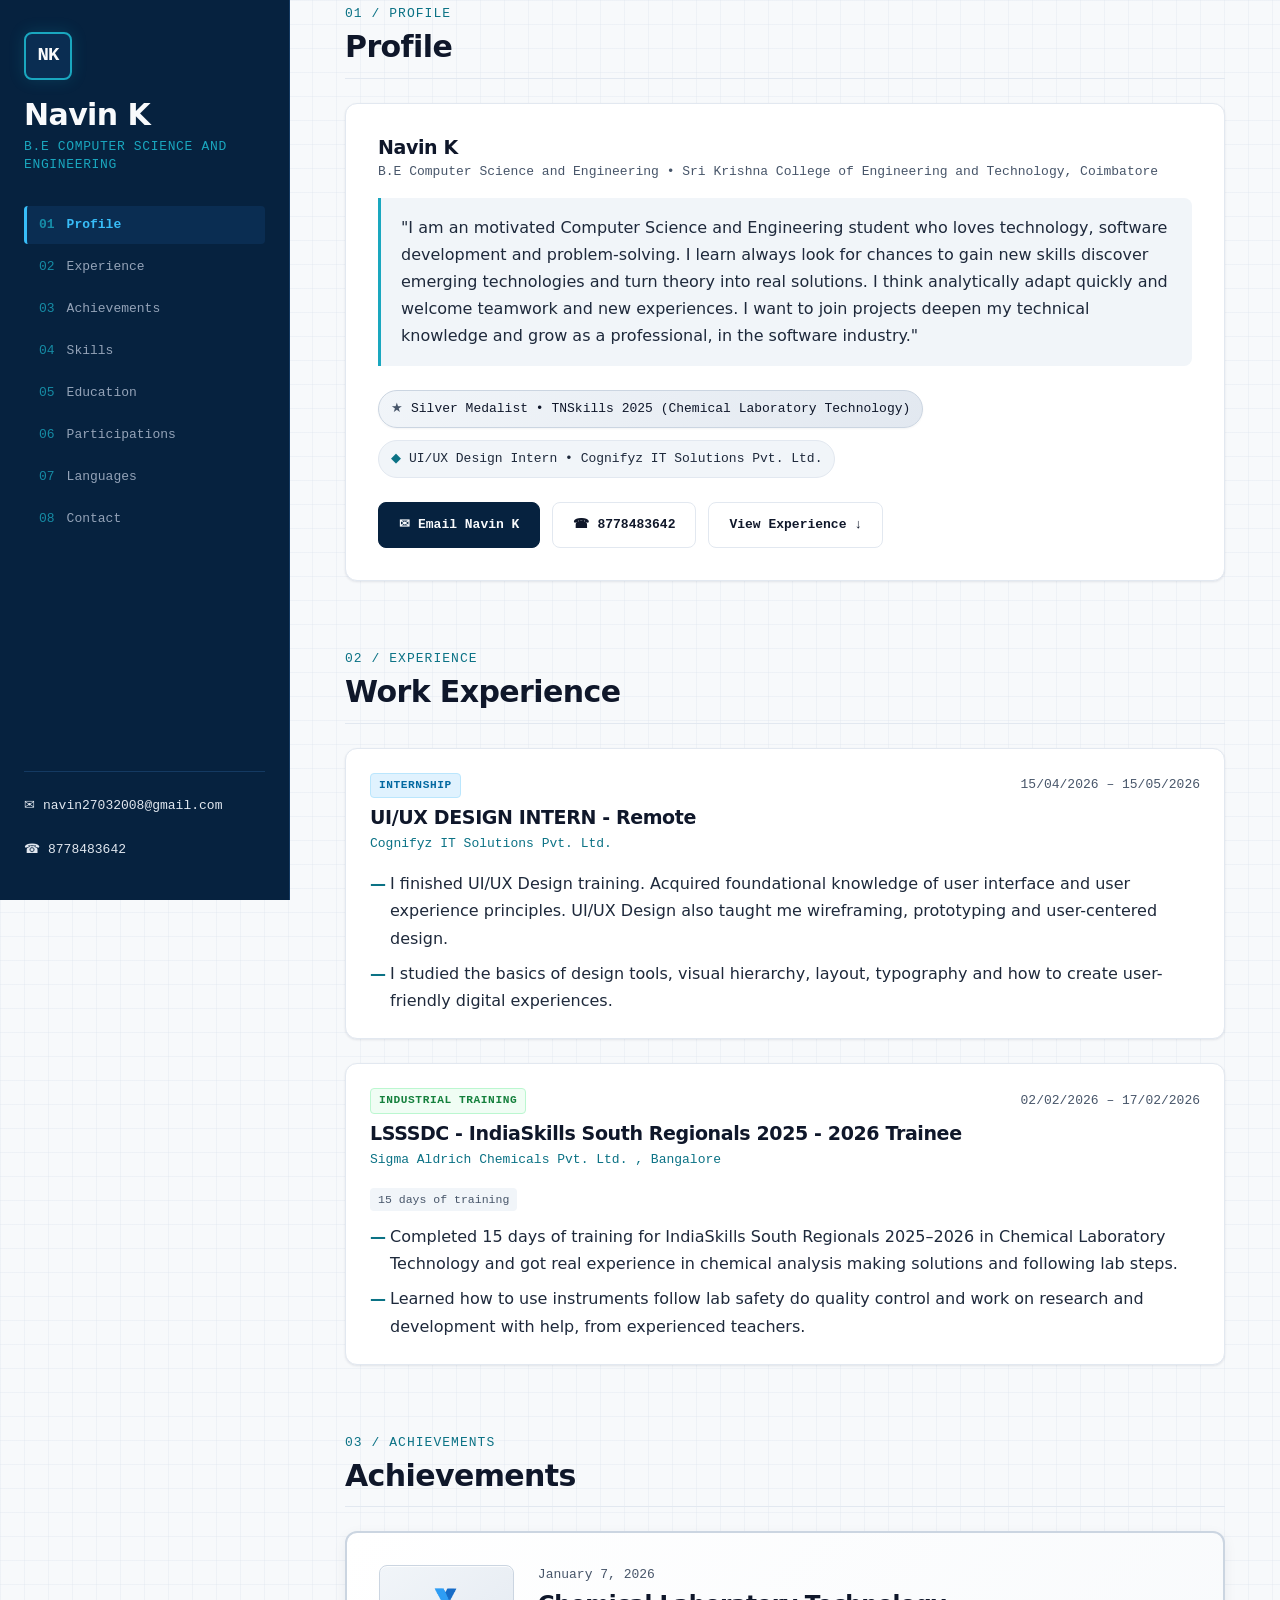
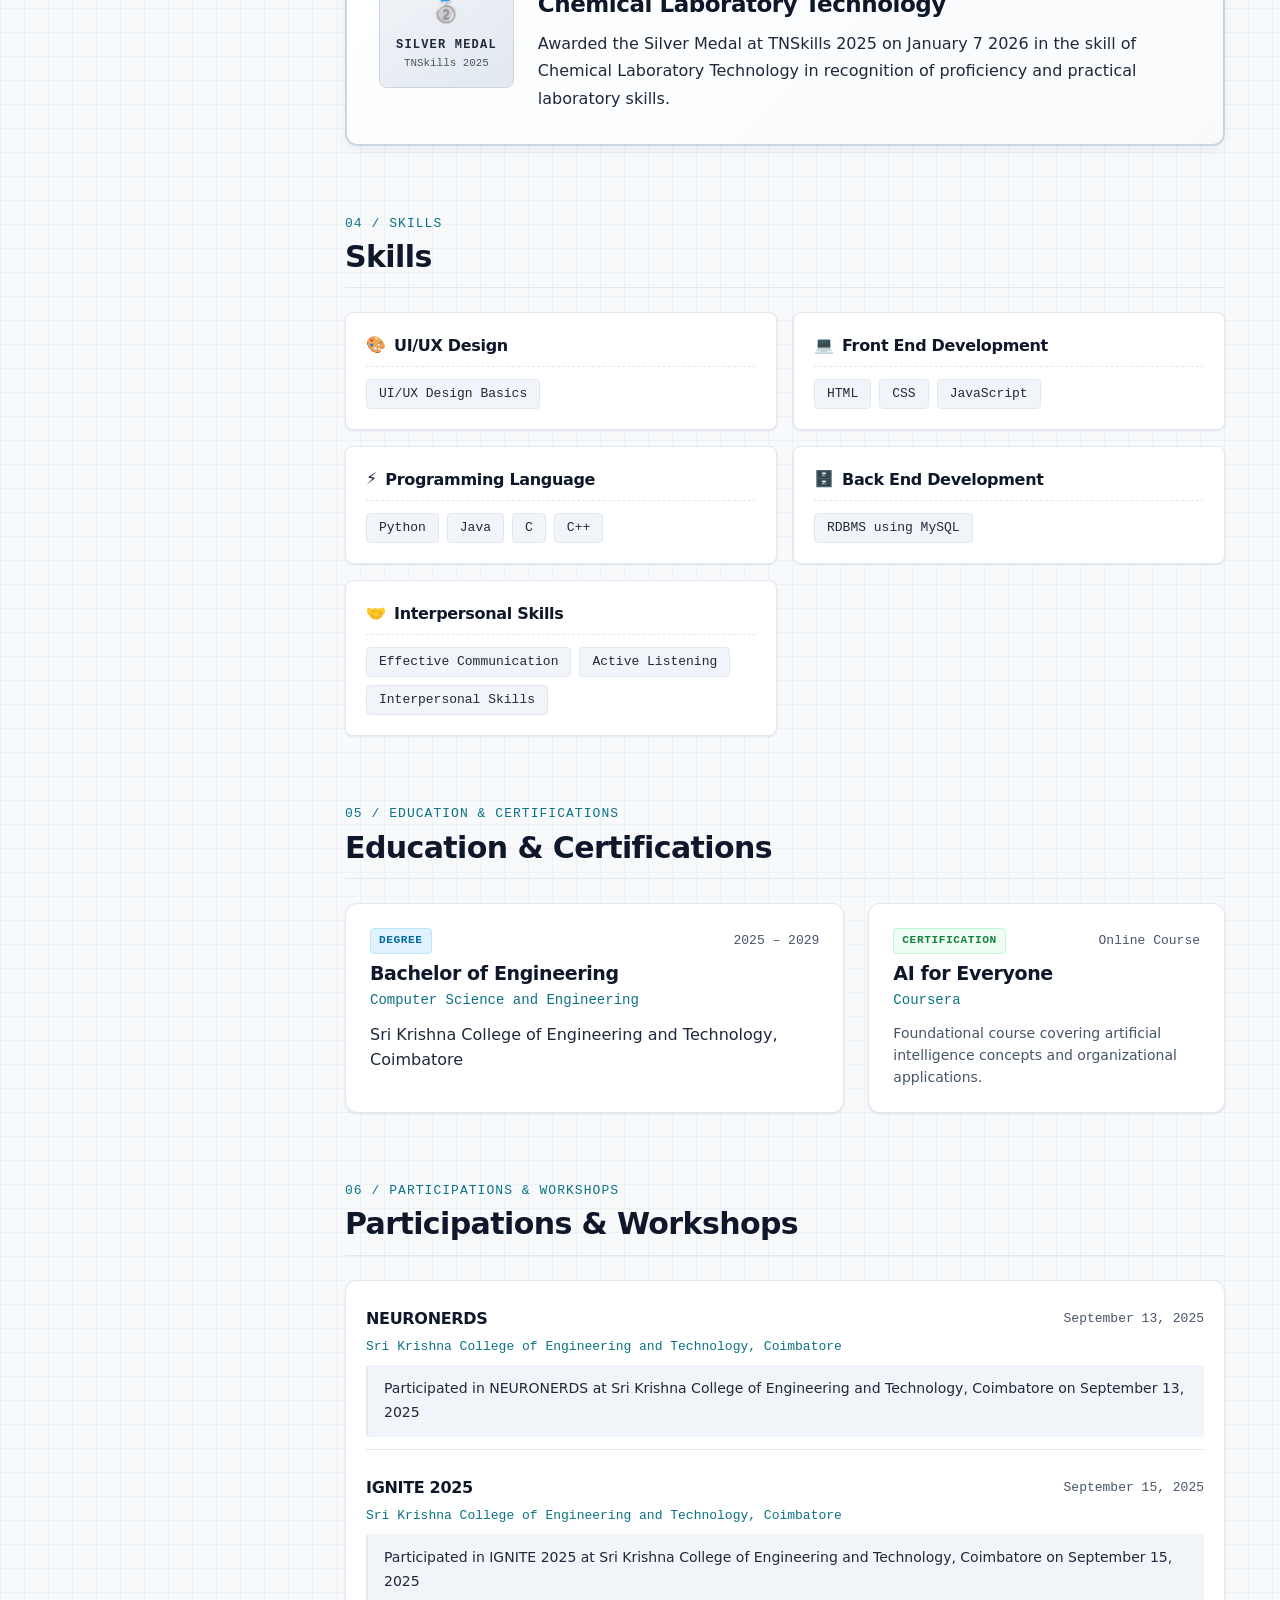
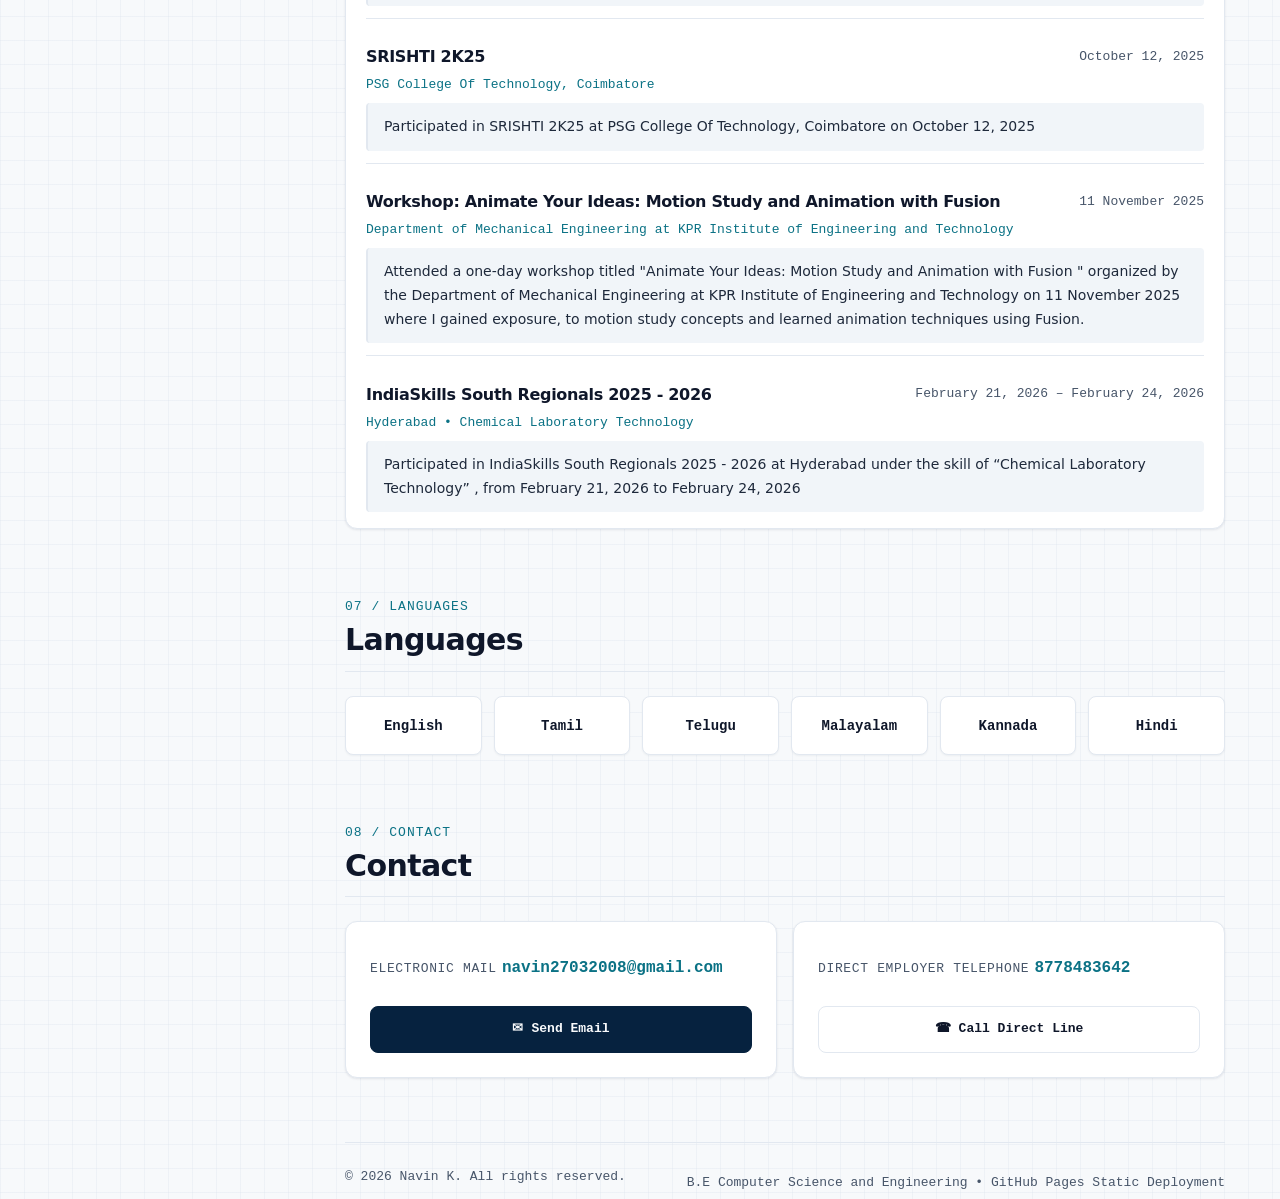
<file: index.html>
<!DOCTYPE html>
<html lang="en">
<head>
  <meta charset="UTF-8">
  <meta name="viewport" content="width=device-width, initial-scale=1.0">
  <title>Navin K | B.E Computer Science and Engineering Portfolio</title>
  <meta name="description" content="Professional portfolio of Navin K, B.E Computer Science and Engineering student at Sri Krishna College of Engineering and Technology. UI/UX design intern, chemical laboratory trainee, TNSkills silver medalist.">
  <meta name="theme-color" content="#06223F">

  <!-- Relative asset links for GitHub Pages subpath compatibility -->
  <link rel="icon" type="image/svg+xml" href="assets/img/favicon.svg">
  <link rel="stylesheet" href="assets/css/style.css">
  <script defer src="assets/js/main.js"></script>
</head>
<body>

  <!-- Accessible Skip Navigation Link -->
  <a href="#main-content" class="skip-link">Skip to main content</a>

  <!-- =========================================================================
       Desktop Fixed Side Rail (Mirroring Resume Two-Column Architecture)
       ========================================================================= -->
  <header class="rail" aria-label="Site sidebar">
    <div class="rail-brand">
      <div class="monogram" aria-hidden="true"><span>NK</span></div>
      <h1 class="rail-name">Navin K</h1>
      <p class="rail-headline">B.E Computer Science and Engineering</p>
    </div>

    <nav id="site-nav" class="rail-nav" aria-label="Primary Navigation">
      <ul class="rail-menu">
        <li>
          <a href="#profile" class="rail-link active" aria-current="true">
            <span class="rail-index" aria-hidden="true">01</span>
            <span>Profile</span>
          </a>
        </li>
        <li>
          <a href="#experience" class="rail-link">
            <span class="rail-index" aria-hidden="true">02</span>
            <span>Experience</span>
          </a>
        </li>
        <li>
          <a href="#achievements" class="rail-link">
            <span class="rail-index" aria-hidden="true">03</span>
            <span>Achievements</span>
          </a>
        </li>
        <li>
          <a href="#skills" class="rail-link">
            <span class="rail-index" aria-hidden="true">04</span>
            <span>Skills</span>
          </a>
        </li>
        <li>
          <a href="#education" class="rail-link">
            <span class="rail-index" aria-hidden="true">05</span>
            <span>Education</span>
          </a>
        </li>
        <li>
          <a href="#participations" class="rail-link">
            <span class="rail-index" aria-hidden="true">06</span>
            <span>Participations</span>
          </a>
        </li>
        <li>
          <a href="#languages" class="rail-link">
            <span class="rail-index" aria-hidden="true">07</span>
            <span>Languages</span>
          </a>
        </li>
        <li>
          <a href="#contact" class="rail-link">
            <span class="rail-index" aria-hidden="true">08</span>
            <span>Contact</span>
          </a>
        </li>
      </ul>
    </nav>

    <div class="rail-footer">
      <div class="rail-contact-list">
        <a href="mailto:navin27032008@gmail.com" class="rail-contact-item" aria-label="Email navin27032008@gmail.com">
          <span aria-hidden="true">✉</span>
          <span>navin27032008@gmail.com</span>
        </a>
        <a href="tel:8778483642" class="rail-contact-item" aria-label="Call 8778483642">
          <span aria-hidden="true">☎</span>
          <span>8778483642</span>
        </a>
      </div>
    </div>
  </header>

  <!-- =========================================================================
       Mobile Top Bar & Slide-out Navigation Drawer
       ========================================================================= -->
  <div class="mobile-header">
    <a href="#profile" class="mobile-brand" aria-label="Navin K Home">
      <span class="monogram-sm" aria-hidden="true">NK</span>
      <div class="mobile-title">
        <span class="mobile-name">Navin K</span>
        <span class="mobile-tag">B.E COMPUTER SCIENCE</span>
      </div>
    </a>
    <button id="menu-toggle" class="menu-toggle" aria-expanded="false" aria-controls="mobile-nav" aria-label="Open navigation menu">
      <svg class="menu-icon" viewBox="0 0 24 24" aria-hidden="true">
        <path d="M3 6h18M3 12h18M3 18h18" stroke="currentColor" stroke-width="2" stroke-linecap="round"/>
      </svg>
    </button>
  </div>

  <nav id="mobile-nav" class="mobile-nav-drawer" aria-hidden="true" aria-label="Mobile Navigation">
    <a href="#profile" class="mobile-link active">01 / Profile</a>
    <a href="#experience" class="mobile-link">02 / Experience</a>
    <a href="#achievements" class="mobile-link">03 / Achievements</a>
    <a href="#skills" class="mobile-link">04 / Skills</a>
    <a href="#education" class="mobile-link">05 / Education &amp; Certifications</a>
    <a href="#participations" class="mobile-link">06 / Participations &amp; Workshops</a>
    <a href="#languages" class="mobile-link">07 / Languages</a>
    <a href="#contact" class="mobile-link">08 / Contact</a>
  </nav>

  <!-- =========================================================================
       Main Content Column (Specimen Records)
       ========================================================================= -->
  <div class="main-wrapper">
    <main id="main-content" class="main-content">

      <!-- =====================================================================
           Section 01: Profile
           ===================================================================== -->
      <section id="profile" class="portfolio-section" aria-labelledby="profile-title">
        <header class="section-header">
          <span class="specimen-tag" aria-hidden="true">01 / PROFILE</span>
          <h2 id="profile-title" class="section-title">Profile</h2>
        </header>

        <article class="profile-card">
          <h3 class="profile-headline">Navin K</h3>
          <p class="profile-sub">B.E Computer Science and Engineering &bull; Sri Krishna College of Engineering and Technology, Coimbatore</p>

          <!-- Verbatim Professional Summary from Resume (Source of Truth) -->
          <blockquote class="profile-summary">
            "I am an motivated Computer Science and Engineering student who loves technology, software development and problem-solving. I learn always look for chances to gain new skills discover emerging technologies and turn theory into real solutions. I think analytically adapt quickly and welcome teamwork and new experiences. I want to join projects deepen my technical knowledge and grow as a professional, in the software industry."
          </blockquote>

          <!-- Factual Highlight Chips -->
          <div class="highlight-chips" role="list" aria-label="Key highlights">
            <div class="chip chip-silver" role="listitem">
              <span class="chip-icon" aria-hidden="true">★</span>
              <span>Silver Medalist &bull; TNSkills 2025 (Chemical Laboratory Technology)</span>
            </div>
            <div class="chip" role="listitem">
              <span class="chip-icon" aria-hidden="true">◆</span>
              <span>UI/UX Design Intern &bull; Cognifyz IT Solutions Pvt. Ltd.</span>
            </div>
          </div>

          <!-- Quick Action Buttons -->
          <div class="profile-actions">
            <a href="mailto:navin27032008@gmail.com" class="btn btn-primary">
              <span aria-hidden="true">✉</span>
              <span>Email Navin K</span>
            </a>
            <a href="tel:8778483642" class="btn btn-secondary">
              <span aria-hidden="true">☎</span>
              <span>8778483642</span>
            </a>
            <a href="#experience" class="btn btn-secondary">
              <span>View Experience</span>
              <span aria-hidden="true">&darr;</span>
            </a>
          </div>
        </article>
      </section>

      <!-- =====================================================================
           Section 02: Experience (Reverse Chronological)
           ===================================================================== -->
      <section id="experience" class="portfolio-section" aria-labelledby="experience-title">
        <header class="section-header">
          <span class="specimen-tag" aria-hidden="true">02 / EXPERIENCE</span>
          <h2 id="experience-title" class="section-title">Work Experience</h2>
        </header>

        <div class="timeline-stack">
          <!-- Experience 1: UI/UX Design Intern -->
          <article class="timeline-card">
            <div class="card-meta">
              <span class="badge badge-intern">Internship</span>
              <time datetime="2026-04-15/2026-05-15" class="time-stamp">15/04/2026 &ndash; 15/05/2026</time>
            </div>
            <h3 class="card-title">UI/UX DESIGN INTERN - Remote</h3>
            <p class="card-org">Cognifyz IT Solutions Pvt. Ltd.</p>
            <ul class="card-bullets">
              <li>I finished UI/UX Design training. Acquired foundational knowledge of user interface and user experience principles. UI/UX Design also taught me wireframing, prototyping and user-centered design.</li>
              <li>I studied the basics of design tools, visual hierarchy, layout, typography and how to create user-friendly digital experiences.</li>
            </ul>
          </article>

          <!-- Experience 2: Industrial Training -->
          <article class="timeline-card">
            <div class="card-meta">
              <span class="badge badge-training">Industrial Training</span>
              <time datetime="2026-02-02/2026-02-17" class="time-stamp">02/02/2026 &ndash; 17/02/2026</time>
            </div>
            <h3 class="card-title">LSSSDC - IndiaSkills South Regionals 2025 - 2026 Trainee</h3>
            <p class="card-org">Sigma Aldrich Chemicals Pvt. Ltd. , Bangalore</p>
            <div>
              <span class="card-duration-note">15 days of training</span>
            </div>
            <ul class="card-bullets">
              <li>Completed 15 days of training for IndiaSkills South Regionals 2025–2026 in Chemical Laboratory Technology and got real experience in chemical analysis making solutions and following lab steps.</li>
              <li>Learned how to use instruments follow lab safety do quality control and work on research and development with help, from experienced teachers.</li>
            </ul>
          </article>
        </div>
      </section>

      <!-- =====================================================================
           Section 03: Achievements
           ===================================================================== -->
      <section id="achievements" class="portfolio-section" aria-labelledby="achievements-title">
        <header class="section-header">
          <span class="specimen-tag" aria-hidden="true">03 / ACHIEVEMENTS</span>
          <h2 id="achievements-title" class="section-title">Achievements</h2>
        </header>

        <!-- TNSkills Silver Medal Showcase -->
        <article class="medal-card">
          <div class="medal-badge-col">
            <span class="medal-icon-large" aria-hidden="true">🥈</span>
            <span class="medal-tier">SILVER MEDAL</span>
            <span class="medal-event-name">TNSkills 2025</span>
          </div>
          <div class="medal-details">
            <time datetime="2026-01-07" class="medal-time">January 7, 2026</time>
            <h3 class="medal-title">Chemical Laboratory Technology</h3>
            <p class="medal-desc">Awarded the Silver Medal at TNSkills 2025 on January 7 2026 in the skill of Chemical Laboratory Technology in recognition of proficiency and practical laboratory skills.</p>
          </div>
        </article>
      </section>

      <!-- =====================================================================
           Section 04: Skills (5 Exact Resume Groups, No Proficiency Meters)
           ===================================================================== -->
      <section id="skills" class="portfolio-section" aria-labelledby="skills-title">
        <header class="section-header">
          <span class="specimen-tag" aria-hidden="true">04 / SKILLS</span>
          <h2 id="skills-title" class="section-title">Skills</h2>
        </header>

        <div class="skills-grid">
          <!-- Group 1: UI/UX Design -->
          <div class="skill-card">
            <div class="skill-cat-header">
              <span aria-hidden="true">🎨</span>
              <h3 class="skill-cat-title">UI/UX Design</h3>
            </div>
            <div class="skill-tags">
              <span class="skill-pill">UI/UX Design Basics</span>
            </div>
          </div>

          <!-- Group 2: Front End Development -->
          <div class="skill-card">
            <div class="skill-cat-header">
              <span aria-hidden="true">💻</span>
              <h3 class="skill-cat-title">Front End Development</h3>
            </div>
            <div class="skill-tags">
              <span class="skill-pill">HTML</span>
              <span class="skill-pill">CSS</span>
              <span class="skill-pill">JavaScript</span>
            </div>
          </div>

          <!-- Group 3: Programming Language -->
          <div class="skill-card">
            <div class="skill-cat-header">
              <span aria-hidden="true">⚡</span>
              <h3 class="skill-cat-title">Programming Language</h3>
            </div>
            <div class="skill-tags">
              <span class="skill-pill">Python</span>
              <span class="skill-pill">Java</span>
              <span class="skill-pill">C</span>
              <span class="skill-pill">C++</span>
            </div>
          </div>

          <!-- Group 4: Back End Development -->
          <div class="skill-card">
            <div class="skill-cat-header">
              <span aria-hidden="true">🗄️</span>
              <h3 class="skill-cat-title">Back End Development</h3>
            </div>
            <div class="skill-tags">
              <span class="skill-pill">RDBMS using MySQL</span>
            </div>
          </div>

          <!-- Group 5: Interpersonal Skills -->
          <div class="skill-card">
            <div class="skill-cat-header">
              <span aria-hidden="true">🤝</span>
              <h3 class="skill-cat-title">Interpersonal Skills</h3>
            </div>
            <div class="skill-tags">
              <span class="skill-pill">Effective Communication</span>
              <span class="skill-pill">Active Listening</span>
              <span class="skill-pill">Interpersonal Skills</span>
            </div>
          </div>
        </div>
      </section>

      <!-- =====================================================================
           Section 05: Education & Certifications
           ===================================================================== -->
      <section id="education" class="portfolio-section" aria-labelledby="education-title">
        <header class="section-header">
          <span class="specimen-tag" aria-hidden="true">05 / EDUCATION &amp; CERTIFICATIONS</span>
          <h2 id="education-title" class="section-title">Education &amp; Certifications</h2>
        </header>

        <div class="edu-cert-grid">
          <!-- Education Card -->
          <article class="edu-card">
            <div class="card-header-bar">
              <span class="badge badge-intern">Degree</span>
              <time datetime="2025/2029" class="time-stamp">2025 &ndash; 2029</time>
            </div>
            <h3 class="degree-name">Bachelor of Engineering</h3>
            <p class="major-name">Computer Science and Engineering</p>
            <p class="institution-name">Sri Krishna College of Engineering and Technology, Coimbatore</p>
          </article>

          <!-- Certification Card -->
          <article class="cert-card">
            <div class="card-header-bar">
              <span class="badge badge-training">Certification</span>
              <span class="time-stamp">Online Course</span>
            </div>
            <h3 class="cert-title">AI for Everyone</h3>
            <p class="cert-issuer">Coursera</p>
            <p class="cert-note">Foundational course covering artificial intelligence concepts and organizational applications.</p>
          </article>
        </div>
      </section>

      <!-- =====================================================================
           Section 06: Participations & Workshops (Chronological List)
           ===================================================================== -->
      <section id="participations" class="portfolio-section" aria-labelledby="participations-title">
        <header class="section-header">
          <span class="specimen-tag" aria-hidden="true">06 / PARTICIPATIONS &amp; WORKSHOPS</span>
          <h2 id="participations-title" class="section-title">Participations &amp; Workshops</h2>
        </header>

        <div class="records-table-container">
          <div class="record-list">
            <!-- Record 1: NEURONERDS -->
            <article class="record-item">
              <div class="record-header-meta">
                <h3 class="record-event-title">NEURONERDS</h3>
                <time datetime="2025-09-13" class="time-stamp">September 13, 2025</time>
              </div>
              <p class="record-venue">Sri Krishna College of Engineering and Technology, Coimbatore</p>
              <p class="record-verbatim-text">Participated in NEURONERDS at Sri Krishna College of Engineering and Technology, Coimbatore on September 13, 2025</p>
            </article>

            <!-- Record 2: IGNITE 2025 -->
            <article class="record-item">
              <div class="record-header-meta">
                <h3 class="record-event-title">IGNITE 2025</h3>
                <time datetime="2025-09-15" class="time-stamp">September 15, 2025</time>
              </div>
              <p class="record-venue">Sri Krishna College of Engineering and Technology, Coimbatore</p>
              <p class="record-verbatim-text">Participated in IGNITE 2025 at Sri Krishna College of Engineering and Technology, Coimbatore on September 15, 2025</p>
            </article>

            <!-- Record 3: SRISHTI 2K25 -->
            <article class="record-item">
              <div class="record-header-meta">
                <h3 class="record-event-title">SRISHTI 2K25</h3>
                <time datetime="2025-10-12" class="time-stamp">October 12, 2025</time>
              </div>
              <p class="record-venue">PSG College Of Technology, Coimbatore</p>
              <p class="record-verbatim-text">Participated in SRISHTI 2K25 at PSG College Of Technology, Coimbatore on October 12, 2025</p>
            </article>

            <!-- Record 4: Workshop Fusion -->
            <article class="record-item">
              <div class="record-header-meta">
                <h3 class="record-event-title">Workshop: Animate Your Ideas: Motion Study and Animation with Fusion</h3>
                <time datetime="2025-11-11" class="time-stamp">11 November 2025</time>
              </div>
              <p class="record-venue">Department of Mechanical Engineering at KPR Institute of Engineering and Technology</p>
              <p class="record-verbatim-text">Attended a one-day workshop titled "Animate Your Ideas: Motion Study and Animation with Fusion " organized by the Department of Mechanical Engineering at KPR Institute of Engineering and Technology on 11 November 2025 where I gained exposure, to motion study concepts and learned animation techniques using Fusion.</p>
            </article>

            <!-- Record 5: IndiaSkills South Regionals -->
            <article class="record-item">
              <div class="record-header-meta">
                <h3 class="record-event-title">IndiaSkills South Regionals 2025 - 2026</h3>
                <time datetime="2026-02-21/2026-02-24" class="time-stamp">February 21, 2026 &ndash; February 24, 2026</time>
              </div>
              <p class="record-venue">Hyderabad &bull; Chemical Laboratory Technology</p>
              <p class="record-verbatim-text">Participated in IndiaSkills South Regionals 2025 - 2026 at Hyderabad under the skill of “Chemical Laboratory Technology” , from February 21, 2026 to February 24, 2026</p>
            </article>
          </div>
        </div>
      </section>

      <!-- =====================================================================
           Section 07: Languages (No Proficiency Levels)
           ===================================================================== -->
      <section id="languages" class="portfolio-section" aria-labelledby="languages-title">
        <header class="section-header">
          <span class="specimen-tag" aria-hidden="true">07 / LANGUAGES</span>
          <h2 id="languages-title" class="section-title">Languages</h2>
        </header>

        <div class="languages-grid">
          <div class="language-card">
            <span class="language-name">English</span>
          </div>
          <div class="language-card">
            <span class="language-name">Tamil</span>
          </div>
          <div class="language-card">
            <span class="language-name">Telugu</span>
          </div>
          <div class="language-card">
            <span class="language-name">Malayalam</span>
          </div>
          <div class="language-card">
            <span class="language-name">Kannada</span>
          </div>
          <div class="language-card">
            <span class="language-name">Hindi</span>
          </div>
        </div>
      </section>

      <!-- =====================================================================
           Section 08: Contact (Isolated Phone Card & No Form)
           ===================================================================== -->
      <section id="contact" class="portfolio-section" aria-labelledby="contact-title">
        <header class="section-header">
          <span class="specimen-tag" aria-hidden="true">08 / CONTACT</span>
          <h2 id="contact-title" class="section-title">Contact</h2>
        </header>

        <div class="contact-container">
          <!-- Email Card -->
          <div class="contact-card">
            <div>
              <span class="contact-label">Electronic Mail</span>
              <a href="mailto:navin27032008@gmail.com" class="contact-value">navin27032008@gmail.com</a>
            </div>
            <a href="mailto:navin27032008@gmail.com" class="btn btn-primary">
              <span aria-hidden="true">✉</span>
              <span>Send Email</span>
            </a>
          </div>

          <!-- Isolated Phone Card (Easily removable if withheld) -->
          <div class="contact-card phone-card-isolated">
            <div>
              <span class="contact-label">Direct Employer Telephone</span>
              <a href="tel:8778483642" class="contact-value">8778483642</a>
            </div>
            <a href="tel:8778483642" class="btn btn-secondary">
              <span aria-hidden="true">☎</span>
              <span>Call Direct Line</span>
            </a>
          </div>
        </div>
      </section>

      <!-- =====================================================================
           Site Footer / Colophon
           ===================================================================== -->
      <footer class="site-footer">
        <p>&copy; 2026 Navin K. All rights reserved.</p>
        <p>B.E Computer Science and Engineering &bull; GitHub Pages Static Deployment</p>
      </footer>

    </main>
  </div>

</body>
</html>
</file>
<file: assets/css/style.css>
/* ==========================================================================
   Portfolio Stylesheet for Navin K
   Design Concept: "Lab notebook meets interface spec"
   Target: GitHub Pages (Subpath compatible, relative assets only)
   WCAG 2.2 Level AA Compliant
   ========================================================================== */

:root {
  /* Surface & Background */
  --color-paper: #F7F9FB;
  --color-surface: #FFFFFF;
  --color-surface-subtle: #F1F5F9;
  --color-rail: #06223F;
  --color-rail-surface: #0A2D52;
  --color-rail-border: #143A62;

  /* Text & Content */
  --color-text-main: #0F172A;      /* Slate-900 (16.92:1 on paper) */
  --color-text-body: #1E293B;      /* Slate-800 (13.86:1 on paper) */
  --color-text-muted: #475569;     /* Slate-600 (7.18:1 on paper) */
  --color-text-on-rail: #F8FAFC;   /* Slate-50 (15.34:1 on navy) */
  --color-text-rail-body: #E2E8F0; /* Slate-200 (13.02:1 on navy) */
  --color-text-rail-muted: #94A3B8;/* Slate-400 (6.26:1 on navy) */

  /* Accents & Highlights */
  --color-teal-text: #0B7285;      /* Dark teal: Safe for text on paper (5.29:1) */
  --color-teal-accent: #1AA7BF;    /* Non-text accents, borders, icons */
  --color-rail-active: #38BDF8;    /* Active navigation indicator (7.49:1) */

  /* Metals & Borders */
  --color-silver-badge-bg: #E2E8F0;/* Silver card surface (14.48:1 text contrast) */
  --color-silver-border: #CBD5E1;
  --color-silver-accent: #475569;
  --color-border: #E2E8F0;
  --color-border-dark: #1E3A5F;

  /* Focus Indicator (WCAG 2.2 SC 2.4.11 / 2.4.12) */
  --color-focus: #0284C7;
  --color-focus-rail: #38BDF8;

  /* Typography Stacks */
  --font-display: 'Bricolage Grotesque', system-ui, -apple-system, BlinkMacSystemFont, 'Segoe UI', Roboto, 'Helvetica Neue', Arial, sans-serif;
  --font-body: 'Source Sans 3', system-ui, -apple-system, BlinkMacSystemFont, 'Segoe UI', Roboto, 'Helvetica Neue', Arial, sans-serif;
  --font-mono: 'IBM Plex Mono', ui-monospace, 'SFMono-Regular', Menlo, Monaco, Consolas, 'Liberation Mono', 'Courier New', monospace;

  /* Fluid Type Scale */
  --text-xs: clamp(0.75rem, 0.7rem + 0.25vw, 0.8125rem);
  --text-sm: clamp(0.8125rem, 0.77rem + 0.2vw, 0.875rem);
  --text-base: clamp(0.9375rem, 0.9rem + 0.2vw, 1rem);
  --text-lg: clamp(1.0625rem, 1rem + 0.35vw, 1.1875rem);
  --text-xl: clamp(1.25rem, 1.15rem + 0.5vw, 1.4375rem);
  --text-2xl: clamp(1.5rem, 1.35rem + 0.75vw, 1.875rem);
  --text-3xl: clamp(1.875rem, 1.65rem + 1.1vw, 2.375rem);
  --text-4xl: clamp(2.25rem, 1.95rem + 1.5vw, 3rem);

  --leading-tight: 1.25;
  --leading-normal: 1.55;
  --leading-relaxed: 1.7;

  /* Spacing Scale (4px base) */
  --space-1: 0.25rem;
  --space-2: 0.5rem;
  --space-3: 0.75rem;
  --space-4: 1rem;
  --space-5: 1.25rem;
  --space-6: 1.5rem;
  --space-8: 2rem;
  --space-10: 2.5rem;
  --space-12: 3rem;
  --space-16: 4rem;

  /* Radii */
  --radius-sm: 4px;
  --radius-md: 8px;
  --radius-lg: 12px;
  --radius-full: 9999px;

  /* Elevation */
  --shadow-sm: 0 1px 2px rgba(6, 34, 63, 0.05);
  --shadow-card: 0 1px 3px rgba(6, 34, 63, 0.06), 0 1px 2px rgba(6, 34, 63, 0.04);
  --shadow-hover: 0 4px 12px rgba(6, 34, 63, 0.08), 0 1px 3px rgba(6, 34, 63, 0.04);

  /* Layout */
  --rail-width: 290px;
  --content-max-width: 880px;
}

/* ==========================================================================
   Reset & Base Styles
   ========================================================================== */
*, *::before, *::after {
  box-sizing: border-box;
  margin: 0;
  padding: 0;
}

html {
  font-size: 100%;
  scroll-behavior: smooth;
  -webkit-text-size-adjust: 100%;
}

body {
  font-family: var(--font-body);
  font-size: var(--text-base);
  line-height: var(--leading-normal);
  color: var(--color-text-body);
  background-color: var(--color-paper);
  background-image: 
    linear-gradient(to right, rgba(226, 232, 240, 0.45) 1px, transparent 1px),
    linear-gradient(to bottom, rgba(226, 232, 240, 0.45) 1px, transparent 1px);
  background-size: 24px 24px;
  min-height: 100vh;
  overflow-x: hidden;
  overflow-wrap: break-word;
}

/* ==========================================================================
   Accessibility & Skip Link
   ========================================================================== */
.skip-link {
  position: absolute;
  top: -100px;
  left: var(--space-4);
  z-index: 1000;
  padding: var(--space-3) var(--space-4);
  background-color: var(--color-rail);
  color: var(--color-text-on-rail);
  font-family: var(--font-mono);
  font-size: var(--text-sm);
  font-weight: 600;
  border-radius: var(--radius-sm);
  border: 2px solid var(--color-focus-rail);
  text-decoration: none;
  transition: top 150ms ease-in-out;
}

.skip-link:focus {
  top: var(--space-4);
  outline: none;
}

:focus-visible {
  outline: 2px solid var(--color-focus);
  outline-offset: 3px;
}

/* ==========================================================================
   Typography Hierarchy
   ========================================================================== */
h1, h2, h3, h4 {
  font-family: var(--font-display);
  font-weight: 700;
  line-height: var(--leading-tight);
  color: var(--color-text-main);
  letter-spacing: -0.02em;
}

p {
  margin-bottom: var(--space-3);
}

p:last-child {
  margin-bottom: 0;
}

a {
  color: var(--color-teal-text);
  text-decoration: underline;
  text-underline-offset: 3px;
  transition: color 150ms ease;
}

a:hover {
  color: var(--color-text-main);
}

ul, ol {
  list-style: none;
}

/* ==========================================================================
   Desktop Left Side Rail
   ========================================================================== */
.rail {
  display: none;
}

@media (min-width: 900px) {
  .rail {
    display: flex;
    flex-direction: column;
    position: fixed;
    top: 0;
    left: 0;
    bottom: 0;
    width: var(--rail-width);
    background-color: var(--color-rail);
    color: var(--color-text-rail-body);
    padding: var(--space-8) var(--space-6);
    overflow-y: auto;
    border-right: 1px solid var(--color-rail-border);
    z-index: 50;
  }

  .rail-brand {
    margin-bottom: var(--space-8);
  }

  .monogram {
    display: inline-flex;
    align-items: center;
    justify-content: center;
    width: 48px;
    height: 48px;
    background-color: var(--color-rail-surface);
    border: 2px solid var(--color-teal-accent);
    border-radius: var(--radius-md);
    color: var(--color-text-on-rail);
    font-family: var(--font-mono);
    font-weight: 700;
    font-size: var(--text-lg);
    letter-spacing: -0.05em;
    margin-bottom: var(--space-4);
    box-shadow: 0 0 16px rgba(26, 167, 191, 0.2);
  }

  .rail-name {
    font-size: var(--text-2xl);
    color: var(--color-text-on-rail);
    margin-bottom: var(--space-1);
    letter-spacing: -0.02em;
  }

  .rail-headline {
    font-family: var(--font-mono);
    font-size: var(--text-xs);
    color: var(--color-teal-accent);
    text-transform: uppercase;
    letter-spacing: 0.05em;
    line-height: 1.4;
  }

  .rail-nav {
    flex: 1;
    margin-bottom: var(--space-8);
  }

  .rail-menu {
    display: flex;
    flex-direction: column;
    gap: var(--space-1);
  }

  .rail-link {
    display: flex;
    align-items: center;
    gap: var(--space-3);
    padding: var(--space-2) var(--space-3);
    color: var(--color-text-rail-muted);
    font-family: var(--font-mono);
    font-size: var(--text-xs);
    text-decoration: none;
    border-radius: var(--radius-sm);
    border-left: 3px solid transparent;
    min-height: 38px;
    transition: all 150ms ease;
  }

  .rail-link:hover {
    color: var(--color-text-on-rail);
    background-color: var(--color-rail-surface);
  }

  .rail-link.active,
  .rail-link[aria-current="true"] {
    color: var(--color-rail-active);
    background-color: var(--color-rail-surface);
    border-left-color: var(--color-rail-active);
    font-weight: 600;
  }

  .rail-link:focus-visible {
    outline: 2px solid var(--color-focus-rail);
    outline-offset: 2px;
  }

  .rail-index {
    color: var(--color-teal-accent);
    opacity: 0.8;
  }

  .rail-footer {
    padding-top: var(--space-4);
    border-top: 1px solid var(--color-rail-border);
  }

  .rail-contact-list {
    display: flex;
    flex-direction: column;
    gap: var(--space-2);
  }

  .rail-contact-item {
    display: inline-flex;
    align-items: center;
    gap: var(--space-2);
    font-family: var(--font-mono);
    font-size: var(--text-xs);
    color: var(--color-text-rail-body);
    text-decoration: none;
    word-break: break-all;
    min-height: 36px;
    padding: var(--space-1) 0;
  }

  .rail-contact-item:hover {
    color: var(--color-rail-active);
  }
}

/* ==========================================================================
   Mobile Header & Navigation Drawer
   ========================================================================== */
.mobile-header {
  position: sticky;
  top: 0;
  z-index: 100;
  display: flex;
  align-items: center;
  justify-content: space-between;
  padding: var(--space-3) var(--space-4);
  background-color: var(--color-rail);
  border-bottom: 1px solid var(--color-rail-border);
}

@media (min-width: 900px) {
  .mobile-header {
    display: none;
  }
}

.mobile-brand {
  display: flex;
  align-items: center;
  gap: var(--space-3);
  text-decoration: none;
  min-height: 44px;
}

.monogram-sm {
  display: inline-flex;
  align-items: center;
  justify-content: center;
  width: 34px;
  height: 34px;
  background-color: var(--color-rail-surface);
  border: 1.5px solid var(--color-teal-accent);
  border-radius: var(--radius-sm);
  color: var(--color-text-on-rail);
  font-family: var(--font-mono);
  font-weight: 700;
  font-size: var(--text-sm);
}

.mobile-title {
  display: flex;
  flex-direction: column;
}

.mobile-name {
  font-family: var(--font-display);
  font-size: var(--text-base);
  font-weight: 700;
  color: var(--color-text-on-rail);
  line-height: 1.2;
}

.mobile-tag {
  font-family: var(--font-mono);
  font-size: 0.65rem;
  color: var(--color-teal-accent);
  letter-spacing: 0.03em;
}

.menu-toggle {
  display: inline-flex;
  align-items: center;
  justify-content: center;
  width: 44px;
  height: 44px;
  background: transparent;
  border: 1px solid var(--color-rail-border);
  border-radius: var(--radius-sm);
  color: var(--color-text-on-rail);
  cursor: pointer;
  padding: var(--space-2);
  transition: background-color 150ms ease;
}

.menu-toggle:hover {
  background-color: var(--color-rail-surface);
}

.menu-toggle:focus-visible {
  outline: 2px solid var(--color-focus-rail);
  outline-offset: 2px;
}

.menu-icon {
  width: 22px;
  height: 22px;
  fill: currentColor;
}

/* Mobile Drawer */
.mobile-nav-drawer {
  position: fixed;
  top: 61px;
  left: 0;
  right: 0;
  bottom: 0;
  background-color: rgba(6, 34, 63, 0.98);
  backdrop-filter: blur(8px);
  padding: var(--space-6) var(--space-4);
  overflow-y: auto;
  z-index: 99;
  display: flex;
  flex-direction: column;
  gap: var(--space-2);
  transform: translateY(-110%);
  transition: transform 250ms cubic-bezier(0.16, 1, 0.3, 1);
  visibility: hidden;
}

.mobile-nav-drawer.open {
  transform: translateY(0);
  visibility: visible;
}

.mobile-link {
  display: flex;
  align-items: center;
  gap: var(--space-3);
  padding: var(--space-3) var(--space-4);
  color: var(--color-text-rail-body);
  font-family: var(--font-mono);
  font-size: var(--text-sm);
  text-decoration: none;
  border-radius: var(--radius-sm);
  min-height: 44px;
  border-left: 3px solid transparent;
}

.mobile-link:hover,
.mobile-link:focus {
  background-color: var(--color-rail-surface);
  color: var(--color-text-on-rail);
}

.mobile-link.active {
  color: var(--color-rail-active);
  background-color: var(--color-rail-surface);
  border-left-color: var(--color-rail-active);
}

/* ==========================================================================
   Main Content Layout
   ========================================================================== */
.main-wrapper {
  width: 100%;
}

@media (min-width: 900px) {
  .main-wrapper {
    margin-left: var(--rail-width);
    width: calc(100% - var(--rail-width));
  }
}

.main-content {
  max-width: var(--content-max-width);
  margin: 0 auto;
  padding: var(--space-6) var(--space-4) var(--space-16);
}

@media (min-width: 600px) {
  .main-content {
    padding: var(--space-8) var(--space-6) var(--space-16);
  }
}

@media (min-width: 900px) {
  .main-content {
    padding: var(--space-12) var(--space-10) var(--space-20);
  }
}

/* ==========================================================================
   Section Components & Specimen Headers
   ========================================================================== */
.portfolio-section {
  position: relative;
  margin-bottom: var(--space-12);
  scroll-margin-top: 80px;
}

@media (min-width: 900px) {
  .portfolio-section {
    margin-bottom: var(--space-16);
    scroll-margin-top: var(--space-10);
  }
}

.section-header {
  margin-bottom: var(--space-6);
  border-bottom: 1px solid var(--color-border);
  padding-bottom: var(--space-3);
}

.specimen-tag {
  display: inline-block;
  font-family: var(--font-mono);
  font-size: var(--text-xs);
  font-weight: 500;
  color: var(--color-teal-text);
  letter-spacing: 0.08em;
  text-transform: uppercase;
  margin-bottom: var(--space-1);
}

.section-title {
  font-size: var(--text-2xl);
  color: var(--color-text-main);
  letter-spacing: -0.02em;
}

/* ==========================================================================
   Section 1: Profile & Hero
   ========================================================================== */
.profile-card {
  background-color: var(--color-surface);
  border: 1px solid var(--color-border);
  border-radius: var(--radius-lg);
  padding: var(--space-6);
  box-shadow: var(--shadow-card);
}

@media (min-width: 600px) {
  .profile-card {
    padding: var(--space-8);
  }
}

.profile-headline {
  font-size: var(--text-lg);
  font-weight: 600;
  color: var(--color-text-main);
  margin-bottom: var(--space-1);
}

.profile-sub {
  font-family: var(--font-mono);
  font-size: var(--text-xs);
  color: var(--color-text-muted);
  margin-bottom: var(--space-4);
  line-height: 1.4;
}

.profile-summary {
  font-size: var(--text-base);
  line-height: var(--leading-relaxed);
  color: var(--color-text-body);
  margin-bottom: var(--space-6);
  background-color: var(--color-surface-subtle);
  border-left: 3px solid var(--color-teal-accent);
  padding: var(--space-4) var(--space-5);
  border-radius: 0 var(--radius-md) var(--radius-md) 0;
}

/* Factual Highlight Chips */
.highlight-chips {
  display: flex;
  flex-wrap: wrap;
  gap: var(--space-3);
  margin-bottom: var(--space-6);
}

.chip {
  display: inline-flex;
  align-items: center;
  gap: var(--space-2);
  padding: var(--space-2) var(--space-3);
  background-color: var(--color-surface-subtle);
  border: 1px solid var(--color-border);
  border-radius: var(--radius-full);
  font-family: var(--font-mono);
  font-size: var(--text-xs);
  font-weight: 500;
  color: var(--color-text-body);
}

.chip-silver {
  background: linear-gradient(135deg, #F1F5F9 0%, #E2E8F0 100%);
  border-color: var(--color-silver-border);
  color: var(--color-text-main);
  box-shadow: var(--shadow-sm);
}

.chip-icon {
  color: var(--color-teal-text);
}

.chip-silver .chip-icon {
  color: var(--color-silver-accent);
}

/* Profile Action Buttons */
.profile-actions {
  display: flex;
  flex-wrap: wrap;
  align-items: center;
  gap: var(--space-3);
}

.btn {
  display: inline-flex;
  align-items: center;
  justify-content: center;
  gap: var(--space-2);
  padding: var(--space-3) var(--space-5);
  font-family: var(--font-mono);
  font-size: var(--text-xs);
  font-weight: 600;
  border-radius: var(--radius-md);
  text-decoration: none;
  cursor: pointer;
  min-height: 44px;
  transition: all 150ms ease;
}

.btn-primary {
  background-color: var(--color-rail);
  color: var(--color-text-on-rail);
  border: 1px solid var(--color-rail);
}

.btn-primary:hover {
  background-color: var(--color-rail-surface);
  color: var(--color-text-on-rail);
  border-color: var(--color-teal-accent);
  box-shadow: var(--shadow-sm);
}

.btn-secondary {
  background-color: var(--color-surface);
  color: var(--color-text-main);
  border: 1px solid var(--color-border);
}

.btn-secondary:hover {
  background-color: var(--color-surface-subtle);
  color: var(--color-text-main);
  border-color: var(--color-teal-text);
}

/* ==========================================================================
   Section 2: Experience (Timeline Cards)
   ========================================================================== */
.timeline-stack {
  display: flex;
  flex-direction: column;
  gap: var(--space-6);
}

.timeline-card {
  position: relative;
  background-color: var(--color-surface);
  border: 1px solid var(--color-border);
  border-radius: var(--radius-lg);
  padding: var(--space-6);
  box-shadow: var(--shadow-card);
  transition: transform 150ms ease, box-shadow 150ms ease;
}

.timeline-card:hover {
  transform: translateY(-2px);
  box-shadow: var(--shadow-hover);
}

.card-meta {
  display: flex;
  flex-wrap: wrap;
  align-items: center;
  justify-content: space-between;
  gap: var(--space-2);
  margin-bottom: var(--space-2);
}

.badge {
  display: inline-block;
  padding: 0.2rem var(--space-2);
  font-family: var(--font-mono);
  font-size: 0.7rem;
  font-weight: 600;
  text-transform: uppercase;
  letter-spacing: 0.05em;
  border-radius: var(--radius-sm);
}

.badge-intern {
  background-color: #E0F2FE;
  color: #0369A1;
  border: 1px solid #BAE6FD;
}

.badge-training {
  background-color: #F0FDF4;
  color: #15803D;
  border: 1px solid #BBF7D0;
}

.time-stamp {
  font-family: var(--font-mono);
  font-size: var(--text-xs);
  color: var(--color-text-muted);
}

.card-title {
  font-size: var(--text-lg);
  color: var(--color-text-main);
  margin-bottom: var(--space-1);
}

.card-org {
  font-family: var(--font-mono);
  font-size: var(--text-xs);
  color: var(--color-teal-text);
  font-weight: 500;
  margin-bottom: var(--space-4);
}

.card-duration-note {
  display: inline-block;
  font-family: var(--font-mono);
  font-size: 0.72rem;
  color: var(--color-text-muted);
  background-color: var(--color-surface-subtle);
  padding: 0.15rem var(--space-2);
  border-radius: var(--radius-sm);
  margin-bottom: var(--space-3);
}

.card-bullets {
  list-style-type: none;
  display: flex;
  flex-direction: column;
  gap: var(--space-2);
}

.card-bullets li {
  position: relative;
  padding-left: var(--space-5);
  font-size: var(--text-base);
  line-height: var(--leading-relaxed);
  color: var(--color-text-body);
}

.card-bullets li::before {
  content: "—";
  position: absolute;
  left: 0;
  color: var(--color-teal-text);
  font-weight: 700;
}

/* ==========================================================================
   Section 3: Achievements (Silver Medal Showcase)
   ========================================================================== */
.medal-card {
  display: flex;
  flex-direction: column;
  background: linear-gradient(135deg, #FFFFFF 0%, #F8FAFC 100%);
  border: 2px solid var(--color-silver-border);
  border-radius: var(--radius-lg);
  padding: var(--space-6);
  box-shadow: 0 4px 14px rgba(6, 34, 63, 0.06);
  position: relative;
  overflow: hidden;
}

@media (min-width: 600px) {
  .medal-card {
    flex-direction: row;
    align-items: flex-start;
    gap: var(--space-6);
    padding: var(--space-8);
  }
}

.medal-badge-col {
  display: flex;
  flex-direction: column;
  align-items: center;
  justify-content: center;
  min-width: 130px;
  padding: var(--space-4);
  background: linear-gradient(145deg, #F1F5F9, #E2E8F0);
  border: 1px solid var(--color-silver-border);
  border-radius: var(--radius-md);
  text-align: center;
  margin-bottom: var(--space-4);
  box-shadow: inset 0 1px 0 rgba(255, 255, 255, 0.8);
}

@media (min-width: 600px) {
  .medal-badge-col {
    margin-bottom: 0;
  }
}

.medal-icon-large {
  font-size: 2rem;
  margin-bottom: var(--space-1);
}

.medal-tier {
  font-family: var(--font-mono);
  font-size: 0.75rem;
  font-weight: 700;
  color: #1E293B;
  letter-spacing: 0.1em;
}

.medal-event-name {
  font-family: var(--font-mono);
  font-size: 0.68rem;
  color: var(--color-text-muted);
}

.medal-details {
  flex: 1;
}

.medal-time {
  display: block;
  font-family: var(--font-mono);
  font-size: var(--text-xs);
  color: var(--color-text-muted);
  margin-bottom: var(--space-1);
}

.medal-title {
  font-size: var(--text-xl);
  color: var(--color-text-main);
  margin-bottom: var(--space-3);
}

.medal-desc {
  font-size: var(--text-base);
  line-height: var(--leading-relaxed);
  color: var(--color-text-body);
}

/* ==========================================================================
   Section 4: Skills Grid
   ========================================================================== */
.skills-grid {
  display: grid;
  grid-template-columns: 1fr;
  gap: var(--space-4);
}

@media (min-width: 600px) {
  .skills-grid {
    grid-template-columns: repeat(2, 1fr);
  }
}

.skill-card {
  background-color: var(--color-surface);
  border: 1px solid var(--color-border);
  border-radius: var(--radius-md);
  padding: var(--space-5);
  box-shadow: var(--shadow-card);
}

.skill-cat-header {
  display: flex;
  align-items: center;
  gap: var(--space-2);
  margin-bottom: var(--space-3);
  padding-bottom: var(--space-2);
  border-bottom: 1px dashed var(--color-border);
}

.skill-cat-title {
  font-size: var(--text-base);
  color: var(--color-text-main);
  font-weight: 600;
}

.skill-tags {
  display: flex;
  flex-wrap: wrap;
  gap: var(--space-2);
}

.skill-pill {
  display: inline-block;
  padding: var(--space-1) var(--space-3);
  background-color: var(--color-surface-subtle);
  border: 1px solid var(--color-border);
  border-radius: var(--radius-sm);
  font-family: var(--font-mono);
  font-size: var(--text-xs);
  color: var(--color-text-body);
}

/* ==========================================================================
   Section 5: Education & Certifications
   ========================================================================== */
.edu-cert-grid {
  display: grid;
  grid-template-columns: 1fr;
  gap: var(--space-6);
}

@media (min-width: 600px) {
  .edu-cert-grid {
    grid-template-columns: 1.4fr 1fr;
  }
}

.edu-card, .cert-card {
  background-color: var(--color-surface);
  border: 1px solid var(--color-border);
  border-radius: var(--radius-lg);
  padding: var(--space-6);
  box-shadow: var(--shadow-card);
}

.card-header-bar {
  display: flex;
  align-items: center;
  justify-content: space-between;
  margin-bottom: var(--space-2);
}

.degree-name {
  font-size: var(--text-lg);
  color: var(--color-text-main);
  margin-bottom: var(--space-1);
}

.major-name {
  font-family: var(--font-mono);
  font-size: var(--text-sm);
  color: var(--color-teal-text);
  font-weight: 500;
  margin-bottom: var(--space-3);
}

.institution-name {
  font-size: var(--text-base);
  color: var(--color-text-body);
  line-height: var(--leading-normal);
}

.cert-title {
  font-size: var(--text-lg);
  color: var(--color-text-main);
  margin-bottom: var(--space-1);
}

.cert-issuer {
  font-family: var(--font-mono);
  font-size: var(--text-sm);
  color: var(--color-teal-text);
  margin-bottom: var(--space-3);
}

.cert-note {
  font-size: var(--text-sm);
  color: var(--color-text-muted);
}

/* ==========================================================================
   Section 6: Participations & Workshops
   ========================================================================== */
.records-table-container {
  background-color: var(--color-surface);
  border: 1px solid var(--color-border);
  border-radius: var(--radius-lg);
  padding: var(--space-4) var(--space-5);
  box-shadow: var(--shadow-card);
}

.record-list {
  display: flex;
  flex-direction: column;
  gap: var(--space-4);
}

.record-item {
  padding: var(--space-3) 0;
  border-bottom: 1px solid var(--color-border);
}

.record-item:last-child {
  border-bottom: none;
  padding-bottom: 0;
}

.record-header-meta {
  display: flex;
  flex-wrap: wrap;
  align-items: center;
  justify-content: space-between;
  gap: var(--space-2);
  margin-bottom: var(--space-2);
}

.record-event-title {
  font-size: var(--text-base);
  color: var(--color-text-main);
  font-weight: 600;
}

.record-venue {
  font-family: var(--font-mono);
  font-size: var(--text-xs);
  color: var(--color-teal-text);
  margin-bottom: var(--space-2);
}

.record-verbatim-text {
  font-size: var(--text-sm);
  color: var(--color-text-body);
  line-height: var(--leading-relaxed);
  background-color: var(--color-surface-subtle);
  padding: var(--space-3) var(--space-4);
  border-radius: var(--radius-sm);
  border-left: 2px solid var(--color-border);
}

/* ==========================================================================
   Section 7: Languages
   ========================================================================== */
.languages-grid {
  display: grid;
  grid-template-columns: repeat(2, 1fr);
  gap: var(--space-3);
}

@media (min-width: 600px) {
  .languages-grid {
    grid-template-columns: repeat(3, 1fr);
  }
}

@media (min-width: 900px) {
  .languages-grid {
    grid-template-columns: repeat(6, 1fr);
  }
}

.language-card {
  background-color: var(--color-surface);
  border: 1px solid var(--color-border);
  border-radius: var(--radius-md);
  padding: var(--space-4);
  text-align: center;
  box-shadow: var(--shadow-sm);
}

.language-name {
  font-family: var(--font-mono);
  font-size: var(--text-sm);
  font-weight: 600;
  color: var(--color-text-main);
}

/* ==========================================================================
   Section 8: Contact & Isolated Phone Card
   ========================================================================== */
.contact-container {
  display: flex;
  flex-direction: column;
  gap: var(--space-4);
}

@media (min-width: 600px) {
  .contact-container {
    flex-direction: row;
    align-items: stretch;
  }
}

.contact-card {
  flex: 1;
  background-color: var(--color-surface);
  border: 1px solid var(--color-border);
  border-radius: var(--radius-lg);
  padding: var(--space-6);
  box-shadow: var(--shadow-card);
  display: flex;
  flex-direction: column;
  justify-content: space-between;
}

.contact-label {
  font-family: var(--font-mono);
  font-size: var(--text-xs);
  color: var(--color-text-muted);
  text-transform: uppercase;
  letter-spacing: 0.05em;
  margin-bottom: var(--space-2);
}

.contact-value {
  font-family: var(--font-mono);
  font-size: var(--text-base);
  font-weight: 600;
  color: var(--color-teal-text);
  text-decoration: none;
  word-break: break-all;
  overflow-wrap: break-word;
  display: inline-flex;
  align-items: center;
  min-height: 44px;
  margin-bottom: var(--space-4);
}

.contact-value:hover {
  color: var(--color-text-main);
}

/* Isolated Phone Card: Easily removable if withheld */
.phone-card-isolated {
  position: relative;
}

/* ==========================================================================
   Site Footer
   ========================================================================== */
.site-footer {
  margin-top: var(--space-16);
  padding-top: var(--space-6);
  border-top: 1px solid var(--color-border);
  font-family: var(--font-mono);
  font-size: var(--text-xs);
  color: var(--color-text-muted);
  display: flex;
  flex-direction: column;
  gap: var(--space-2);
}

@media (min-width: 600px) {
  .site-footer {
    flex-direction: row;
    justify-content: space-between;
    align-items: center;
  }
}

/* ==========================================================================
   404 Page Specific Styles
   ========================================================================== */
.error-page-wrapper {
  min-height: 100vh;
  display: flex;
  align-items: center;
  justify-content: center;
  padding: var(--space-6);
}

.error-card {
  max-width: 520px;
  width: 100%;
  background-color: var(--color-surface);
  border: 1px solid var(--color-border);
  border-radius: var(--radius-lg);
  padding: var(--space-8);
  box-shadow: var(--shadow-card);
  text-align: center;
}

.error-code {
  font-family: var(--font-mono);
  font-size: var(--text-4xl);
  font-weight: 700;
  color: var(--color-rail);
  margin-bottom: var(--space-2);
}

.error-title {
  font-size: var(--text-xl);
  margin-bottom: var(--space-3);
}

.error-desc {
  font-size: var(--text-base);
  color: var(--color-text-muted);
  margin-bottom: var(--space-6);
}

/* ==========================================================================
   Print Stylesheet
   ========================================================================== */
@media print {
  body {
    background: #FFFFFF !important;
    color: #000000 !important;
    font-size: 11pt;
    line-height: 1.4;
  }

  .rail,
  .mobile-header,
  .skip-link,
  .profile-actions,
  .btn {
    display: none !important;
  }

  .main-wrapper {
    margin-left: 0 !important;
    width: 100% !important;
  }

  .main-content {
    max-width: 100% !important;
    padding: 0 !important;
  }

  .portfolio-section {
    page-break-inside: avoid;
    margin-bottom: 2rem;
  }

  .timeline-card,
  .medal-card,
  .profile-card {
    border: 1pt solid #CCCCCC !important;
    box-shadow: none !important;
  }

  a {
    color: #000000 !important;
    text-decoration: none !important;
  }

  a[href^="http"]::after {
    content: " (" attr(href) ")";
    font-size: 80%;
  }
}

/* ==========================================================================
   Reduced Motion
   ========================================================================== */
@media (prefers-reduced-motion: reduce) {
  *, *::before, *::after {
    animation-duration: 0.01ms !important;
    animation-iteration-count: 1 !important;
    transition-duration: 0.01ms !important;
    scroll-behavior: auto !important;
  }
}

/* ==========================================================================
   High Contrast & Forced Colors Mode (WCAG 2.2 AA)
   ========================================================================== */
@media (forced-colors: active) {
  :focus-visible {
    outline: 3px solid Highlight !important;
    outline-offset: 3px !important;
  }

  .monogram,
  .monogram-sm,
  .chip,
  .badge,
  .btn,
  .timeline-card,
  .medal-card,
  .profile-card,
  .contact-card,
  .records-table-container,
  .language-card,
  .skill-card {
    border: 1px solid CanvasText !important;
  }

  .rail-link.active,
  .rail-link[aria-current="true"],
  .mobile-link.active {
    outline: 2px solid Highlight !important;
  }
}
</file>
